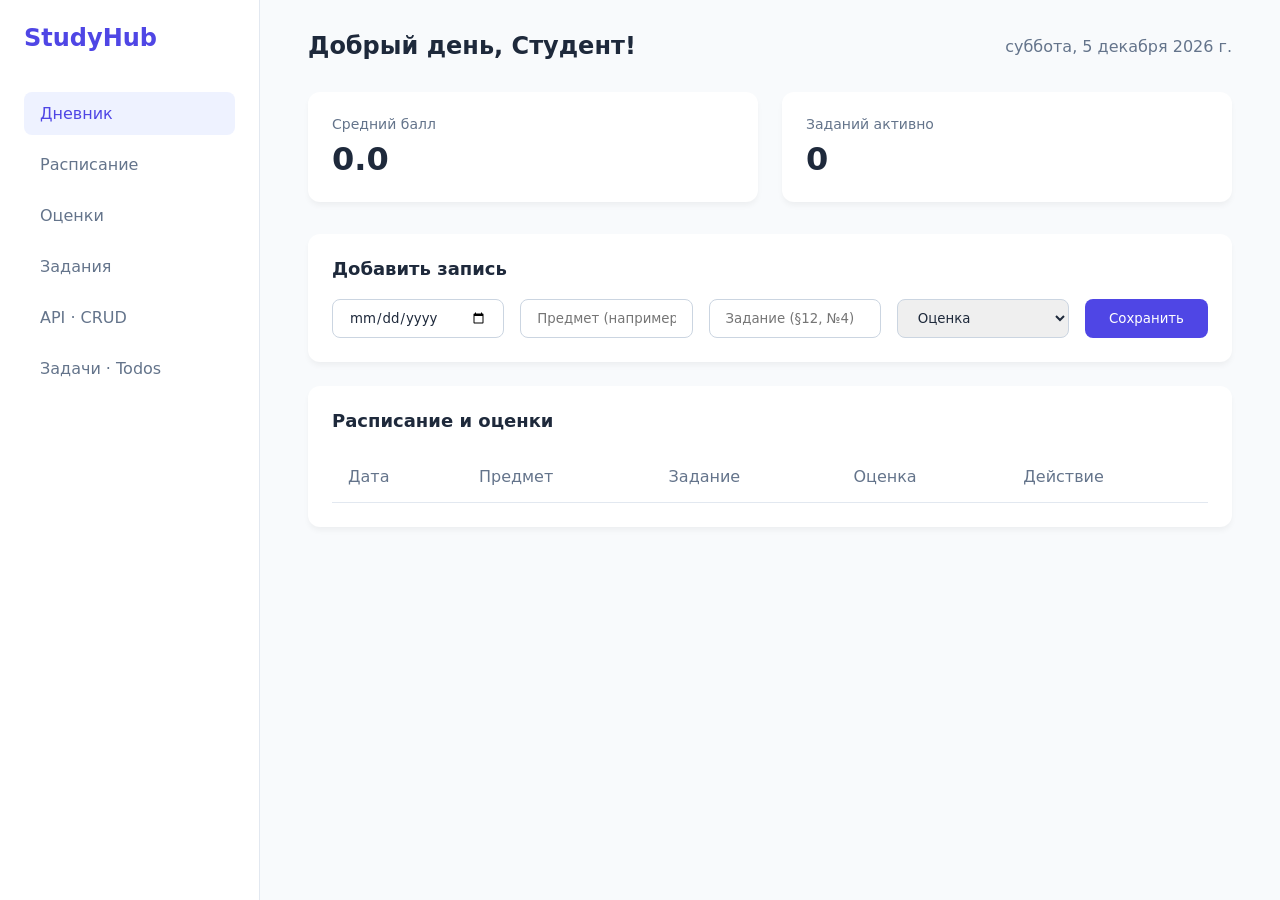
<file: public/index.html>
<!DOCTYPE html>
<html lang="ru">
<head>
  <meta charset="UTF-8">
  <title>StudyHub - Дневник</title>
  <link rel="stylesheet" href="style.css">
</head>
<body>
  <div class="layout">
    <aside class="sidebar">
      <div class="logo">StudyHub</div>
      <nav class="menu">
        <a href="#" class="menu-item active">Дневник</a>
        <a href="#" class="menu-item">Расписание</a>
        <a href="#" class="menu-item">Оценки</a>
        <a href="dom-tasks/index.html" class="menu-item">Задания</a>
        <a href="crud/index.html" class="menu-item">API · CRUD</a>
        <a href="task5/index.html" class="menu-item">Задачи · Todos</a>
      </nav>
    </aside>

    <main class="content">
      <header class="header">
        <h2>Добрый день, Студент!</h2>
        <div class="date" id="currentDate"></div>
      </header>

      <div class="stats-grid">
        <div class="stat-card">
          <div class="stat-title">Средний балл</div>
          <div class="stat-value" id="avgGrade">0.0</div>
        </div>
        <div class="stat-card">
          <div class="stat-title">Заданий активно</div>
          <div class="stat-value" id="taskCount">0</div>
        </div>
      </div>

      <div class="panel">
        <div class="panel-header">Добавить запись</div>
        <form id="diaryForm" class="form-row">
          <input type="date" id="date" required>
          <input type="text" id="subject" placeholder="Предмет (например, Математика)" required>
          <input type="text" id="homework" placeholder="Задание (§12, №4)">
          <select id="grade">
            <option value="">Оценка</option>
            <option value="5">5 (Отлично)</option>
            <option value="4">4 (Хорошо)</option>
            <option value="3">3 (Удовл.)</option>
            <option value="2">2 (Неудовл.)</option>
          </select>
          <button type="submit" class="btn-primary">Сохранить</button>
        </form>
      </div>

      <div class="panel">
        <div class="panel-header">Расписание и оценки</div>
        <table class="diary-table">
          <thead>
            <tr>
              <th>Дата</th>
              <th>Предмет</th>
              <th>Задание</th>
              <th>Оценка</th>
              <th>Действие</th>
            </tr>
          </thead>
          <tbody id="diaryTableBody"></tbody>
        </table>
      </div>
    </main>
  </div>
  <script src="app.js"></script>
</body>
</html>
</file>
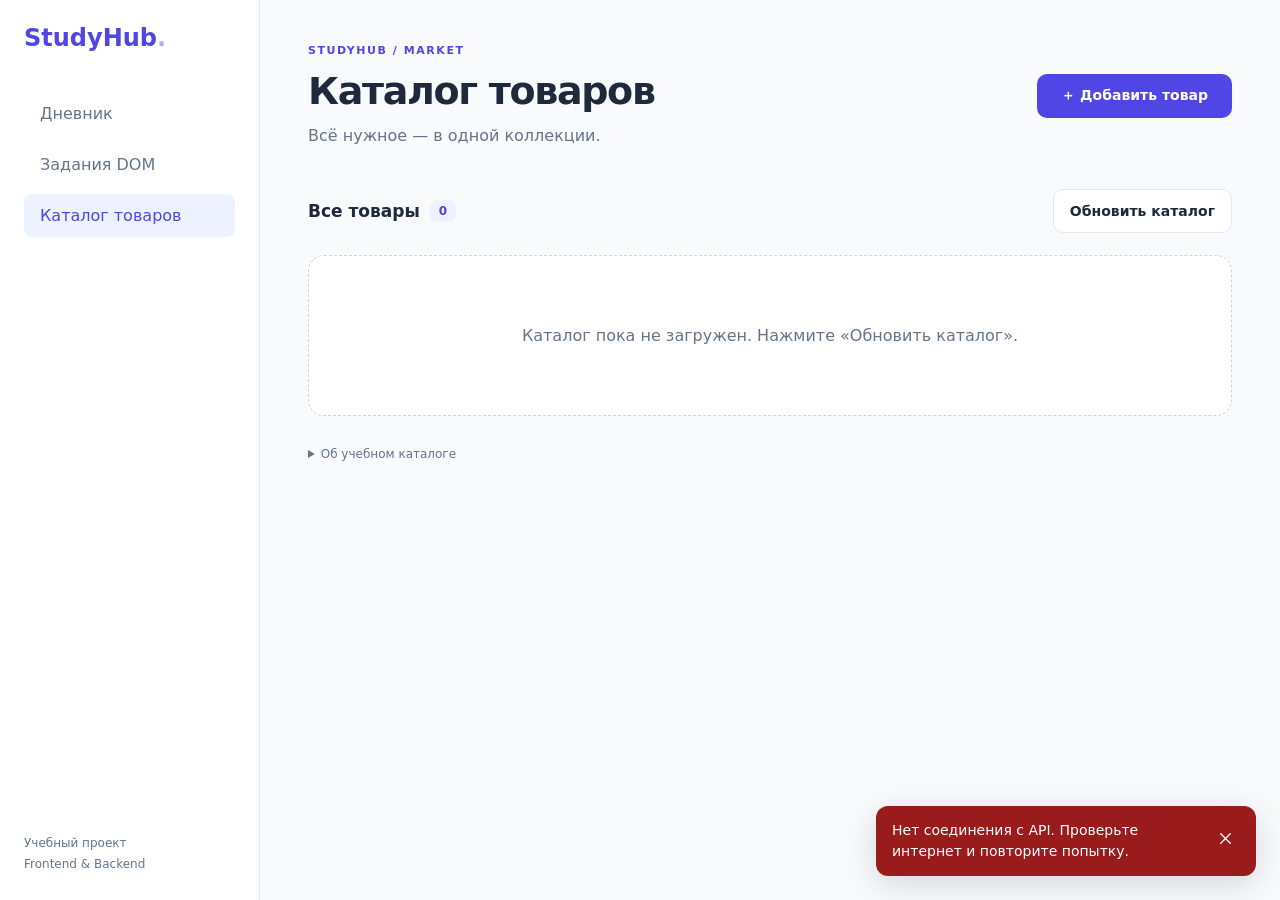
<file: public/crud/index.html>
<!DOCTYPE html>
<html lang="ru">
<head>
  <meta charset="UTF-8">
  <meta name="viewport" content="width=device-width, initial-scale=1">
  <title>StudyHub — Каталог товаров</title>
  <link rel="stylesheet" href="../style.css">
  <link rel="stylesheet" href="style.css">
  <script src="script.js" defer></script>
</head>
<body>
  <div class="layout">
    <aside class="sidebar">
      <div class="logo">StudyHub<span class="logo-dot">.</span></div>
      <nav class="menu" aria-label="Основная навигация">
        <a href="../index.html" class="menu-item">Дневник</a>
        <a href="../dom-tasks/index.html" class="menu-item">Задания DOM</a>
        <a href="index.html" class="menu-item active" aria-current="page">Каталог товаров</a>
      </nav>
      <p class="sidebar-note">Учебный проект<br>Frontend & Backend</p>
    </aside>

    <main class="content">
      <header class="catalog-header">
        <div>
          <p class="eyebrow">STUDYHUB / MARKET</p>
          <h1>Каталог товаров</h1>
          <p class="subtitle">Всё нужное — в одной коллекции.</p>
        </div>
        <button id="add-button" class="btn-primary" type="button">
          <span aria-hidden="true">＋</span> Добавить товар
        </button>
      </header>

      <div class="catalog-toolbar">
        <h2>Все товары <span id="product-count" class="count-badge">0</span></h2>
        <button id="load-button" class="btn-secondary" type="button">Обновить каталог</button>
      </div>

      <div id="products" class="product-grid" aria-label="Каталог товаров" aria-busy="false"></div>

      <details class="api-note">
        <summary>Об учебном каталоге</summary>
        <p>Данные предоставлены DummyJSON. Изменения видны в текущей вкладке и сбрасываются
          после обновления каталога или страницы. Новые товары изменяются и удаляются
          локально, поскольку API не сохраняет их в базе.</p>
      </details>
      <noscript>Для работы каталога включите JavaScript.</noscript>
    </main>
  </div>

  <!-- showModal() открывает окно поверх сайта и блокирует фон. -->
  <dialog id="product-dialog" class="modal product-modal" aria-labelledby="detail-title">
    <button class="icon-button close-button" type="button" data-close aria-label="Закрыть подробности"></button>
    <div class="detail-layout">
      <div id="detail-image" class="detail-image"></div>
      <div class="detail-content">
        <p class="eyebrow">О ТОВАРЕ</p>
        <p id="detail-category" class="detail-category"></p>
        <h2 id="detail-title" tabindex="-1"></h2>
        <p id="detail-rating" class="rating"></p>
        <p id="detail-price" class="detail-price"></p>
        <h3>Описание</h3>
        <p id="detail-description" class="description"></p>
        <h3>Теги</h3>
        <div id="detail-tags" class="tags"></div>
        <div class="detail-actions">
          <button id="detail-edit" class="icon-button" type="button" aria-label="Изменить товар" title="Изменить товар"></button>
          <button id="detail-delete" class="icon-button danger-icon" type="button" aria-label="Удалить товар" title="Удалить товар"></button>
        </div>
      </div>
    </div>
    <div class="toast-region" aria-label="Уведомления"></div>
  </dialog>

  <dialog id="form-dialog" class="modal form-modal" aria-labelledby="form-title">
    <button class="icon-button close-button" type="button" data-close aria-label="Закрыть форму"></button>
    <p class="eyebrow">ВАША КОЛЛЕКЦИЯ</p>
    <h2 id="form-title">Добавить товар</h2>
    <form id="product-form">
      <fieldset id="form-fields" class="form-grid">
        <label class="full-width" for="product-title">Название
          <input id="product-title" type="text" maxlength="100" required>
        </label>
        <label for="product-price">Цена, $
          <input id="product-price" type="number" min="0" max="1000000" step="0.01" required>
        </label>
        <label for="product-category">Категория
          <input id="product-category" type="text" maxlength="80" placeholder="Например, beauty">
        </label>
        <label class="full-width" for="product-description">Описание
          <textarea id="product-description" rows="3" maxlength="2000"></textarea>
        </label>
        <label class="full-width" for="product-tags">Теги через запятую
          <input id="product-tags" type="text" maxlength="300" placeholder="Уход, косметика">
        </label>
        <label class="full-width" for="product-image">Ссылка на фото (необязательно)
          <input id="product-image" type="url" maxlength="2048" placeholder="https://example.com/photo.jpg">
        </label>
        <div class="form-actions full-width">
          <button id="cancel-button" class="btn-secondary" type="button">Отмена</button>
          <button id="save-button" class="btn-primary" type="submit">Добавить товар</button>
        </div>
      </fieldset>
    </form>
    <div class="toast-region" aria-label="Уведомления"></div>
  </dialog>

  <dialog id="delete-dialog" class="modal delete-modal" aria-labelledby="delete-title" aria-describedby="delete-description">
    <div id="delete-symbol" class="delete-symbol" aria-hidden="true"></div>
    <h2 id="delete-title">Удалить товар?</h2>
    <p id="delete-description">«<span id="delete-name"></span>» исчезнет из текущего каталога.</p>
    <div class="form-actions">
      <button id="delete-cancel" class="btn-secondary" type="button" autofocus>Оставить</button>
      <button id="delete-confirm" class="btn-danger" type="button">Удалить товар</button>
    </div>
    <div class="toast-region" aria-label="Уведомления"></div>
  </dialog>

  <div id="notifications" class="toast-region" aria-label="Уведомления"></div>
</body>
</html>
</file>
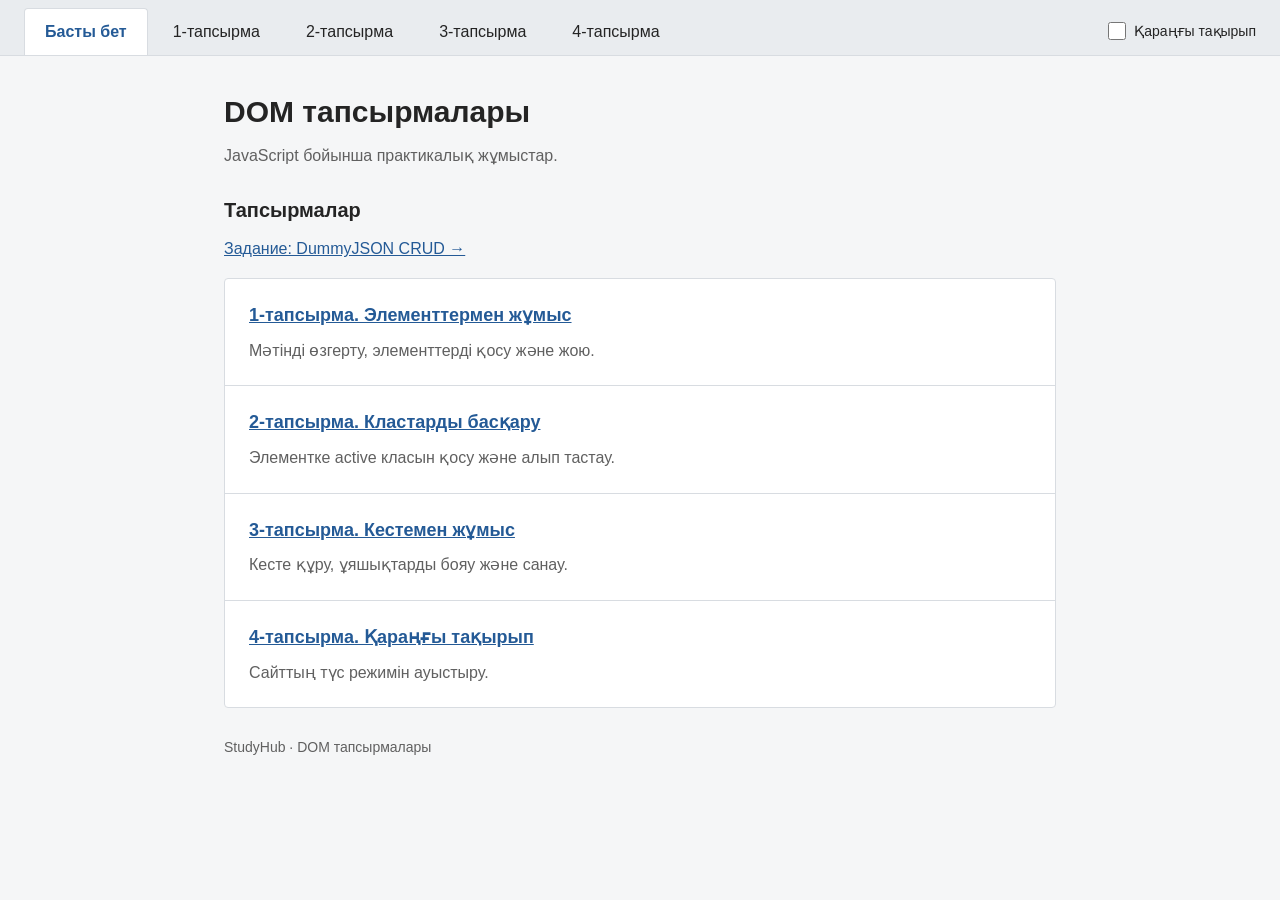
<file: public/dom-tasks/index.html>
<!DOCTYPE html>
<html lang="kk">
  <head>
    <meta charset="UTF-8">
    <meta name="viewport" content="width=device-width, initial-scale=1.0">
    <meta name="color-scheme" content="light">
    <title>StudyHub — DOM тапсырмалары</title>
    <link rel="stylesheet" href="style.css">
    <script src="script.js" defer></script>
  </head>
  <body>
    <nav class="browser-tabs" aria-label="Негізгі навигация">
      <div class="tabs-group" role="tablist" aria-label="Тапсырмалар">
        <button class="browser-tab" id="tab-home" type="button" role="tab" data-page="page-home" aria-controls="page-home" aria-selected="true">Басты бет</button>
        <button class="browser-tab" id="tab-one" type="button" role="tab" data-page="page-one" aria-controls="page-one" aria-selected="false" tabindex="-1">1-тапсырма</button>
        <button class="browser-tab" id="tab-two" type="button" role="tab" data-page="page-two" aria-controls="page-two" aria-selected="false" tabindex="-1">2-тапсырма</button>
        <button class="browser-tab" id="tab-three" type="button" role="tab" data-page="page-three" aria-controls="page-three" aria-selected="false" tabindex="-1">3-тапсырма</button>
        <button class="browser-tab" id="tab-four" type="button" role="tab" data-page="page-four" aria-controls="page-four" aria-selected="false" tabindex="-1">4-тапсырма</button>
      </div>
      <label class="theme-toggle">
        <input type="checkbox" data-theme-toggle>
        Қараңғы тақырып
      </label>
    </nav>

    <main>
      <div id="page-home" role="tabpanel" aria-labelledby="tab-home" tabindex="0">
        <header class="page-heading">
          <h1>DOM тапсырмалары</h1>
          <p>JavaScript бойынша практикалық жұмыстар.</p>
        </header>

        <section aria-labelledby="choose-task">
          <h2 id="choose-task">Тапсырмалар</h2>
          <p><a href="../crud/index.html">Задание: DummyJSON CRUD →</a></p>
          <ul class="task-list">
            <li>
              <button class="text-link" type="button" data-page="page-one">1-тапсырма. Элементтермен жұмыс</button>
              <p>Мәтінді өзгерту, элементтерді қосу және жою.</p>
            </li>
            <li>
              <button class="text-link" type="button" data-page="page-two">2-тапсырма. Кластарды басқару</button>
              <p>Элементке active класын қосу және алып тастау.</p>
            </li>
            <li>
              <button class="text-link" type="button" data-page="page-three">3-тапсырма. Кестемен жұмыс</button>
              <p>Кесте құру, ұяшықтарды бояу және санау.</p>
            </li>
            <li>
              <button class="text-link" type="button" data-page="page-four">4-тапсырма. Қараңғы тақырып</button>
              <p>Сайттың түс режимін ауыстыру.</p>
            </li>
          </ul>
        </section>
      </div>

      <div id="page-one" role="tabpanel" aria-labelledby="tab-one" tabindex="0" hidden>
        <header class="page-heading">
          <h1>1-тапсырма. Элементтермен жұмыс</h1>
        </header>

        <div class="exercise-list">
          <section class="exercise" aria-labelledby="greeting-title">
            <h2 id="greeting-title">1. Мәтінді өзгерту</h2>
            <p id="greeting-hint" class="hint">Мәтінді басыңыз. Қайта басқанда бастапқы мәтін қайтады.</p>
            <p id="greeting" class="interactive-text result" role="button" tabindex="0" aria-pressed="false" aria-describedby="greeting-hint">Бастапқы мәтін</p>
          </section>

          <section class="exercise" aria-labelledby="create-title">
            <h2 id="create-title">2. Элемент қосу</h2>
            <p id="create-hint" class="hint">Жаңа элемент беттің соңына қосылады.</p>
            <button id="create-element" type="button" aria-describedby="create-hint">Элемент қосу</button>
            <p id="creation-status" class="status" role="status"></p>
          </section>

          <section class="exercise" aria-labelledby="remove-title">
            <h2 id="remove-title">3. Элементті жою</h2>
            <p id="remove-hint" class="hint">Жою үшін төмендегі мәтінді басыңыз.</p>
            <div class="old-element interactive-text" role="button" tabindex="0" aria-describedby="remove-hint">Бұл ескі элемент жойылады.</div>
            <p id="removal-status" class="status" role="status" tabindex="-1"></p>
          </section>

          <section class="exercise" aria-labelledby="paragraph-title">
            <h2 id="paragraph-title">4. Абзацтың стилін өзгерту</h2>
            <p id="paragraph-container-hint" class="hint">Абзацты қосып, оны басыңыз. Мәтіннің түсі мен өлшемі өзгереді. Қайта басқанда қалпына келеді.</p>
            <button id="create-paragraph" type="button" aria-controls="paragraph-container">Абзац қосу</button>
            <div id="paragraph-container"></div>
          </section>
        </div>

        <p class="keyboard-hint">Пернетақта: Tab — таңдау, Enter немесе бос орын — басу.</p>
        <p class="page-links"><button class="text-link" type="button" data-page="page-two">2-тапсырмаға өту →</button></p>
      </div>

      <div id="page-two" role="tabpanel" aria-labelledby="tab-two" tabindex="0" hidden>
        <header class="page-heading">
          <h1>2-тапсырма. Кластарды басқару</h1>
        </header>

        <section class="exercise class-exercise" aria-labelledby="class-title">
          <h2 id="class-title">Класты қосу және алып тастау</h2>
          <p id="class-hint" class="hint">Элементті басқанда active класы қосылады. Қайта басқанда жойылады.</p>
          <div id="class-target" class="demo-box bordered" role="button" tabindex="0" aria-pressed="false" aria-describedby="class-hint">Класы өзгеретін элемент</div>
          <div class="class-output">
            <p id="class-list" role="status">Элемент кластары: demo-box, bordered</p>
          </div>
          <p class="hint">Кластар тізімі браузер консоліне де шығарылады (F12 → Console).</p>
        </section>

        <p class="keyboard-hint">Пернетақта: Tab — таңдау, Enter немесе бос орын — басу.</p>
        <p class="page-links"><button class="text-link" type="button" data-page="page-one">← 1-тапсырмаға өту</button></p>
      </div>

      <div id="page-three" role="tabpanel" aria-labelledby="tab-three" tabindex="0" hidden>
        <header class="page-heading">
          <h1>3-тапсырма. Кестемен жұмыс</h1>
        </header>

        <section class="exercise standalone-exercise" aria-labelledby="table-title">
          <h2 id="table-title">Кесте құру</h2>
          <p id="table-size-hint" class="hint">Жолдар мен бағандар санын енгізіңіз (1–50). Қайта құрғанда ұяшықтардың түсі тазартылады.</p>
          <form id="table-form" class="table-form" novalidate>
            <label for="table-rows">Жолдар саны
              <input id="table-rows" name="rows" type="number" min="1" max="50" step="1" value="3" required aria-describedby="table-size-hint table-error">
            </label>
            <label for="table-columns">Бағандар саны
              <input id="table-columns" name="columns" type="number" min="1" max="50" step="1" value="4" required aria-describedby="table-size-hint table-error">
            </label>
            <button type="submit">Кесте құру</button>
          </form>
          <p id="table-error" class="form-error" role="alert"></p>
          <p id="table-status" class="status" role="status"></p>

          <div id="table-tools" hidden>
            <div class="table-colors">
              <label for="paint-color">Бояу түсі
                <select id="paint-color">
                  <option value="red">Қызыл</option>
                  <option value="blue">Көк</option>
                  <option value="green">Жасыл</option>
                  <option value="yellow">Сары</option>
                  <option value="none">Түссіз</option>
                </select>
              </label>
            </div>
            <p id="table-click-hint" class="hint">Түсті таңдап, ұяшықты басыңыз. Сол түспен қайта басқанда бояу өшеді. Ұяшықтағы сандар — жол мен баған нөмірі.</p>
            <p id="color-count" role="status" aria-atomic="true">
              <span id="painted-total"></span><br>
              <span id="color-count-details" class="hint"></span>
            </p>
            <div id="table-container" class="table-scroll" role="region" aria-label="Жасалған кесте" tabindex="0"></div>
          </div>
        </section>
        <p class="page-links"><button class="text-link" type="button" data-page="page-four">4-тапсырмаға өту →</button></p>
      </div>

      <div id="page-four" role="tabpanel" aria-labelledby="tab-four" tabindex="0" hidden>
        <header class="page-heading">
          <h1>4-тапсырма. Қараңғы тақырып</h1>
        </header>

        <section class="exercise standalone-exercise" aria-labelledby="theme-title">
          <h2 id="theme-title">Түс режимін ауыстыру</h2>
          <p class="hint">Ауыстырғышты басыңыз: тақырып бүкіл сайтта өзгереді. Қайта басқанда ашық тақырып қосылады.</p>
          <label class="theme-toggle">
            <input type="checkbox" data-theme-toggle>
            Қараңғы тақырып
          </label>
          <p id="theme-status" class="status" role="status">Қазір ашық тақырып қосулы.</p>
          <p class="theme-note hint">Тақырыпты жоғарғы мәзірден де ауыстыруға болады. Таңдау осы браузерде сақталады.</p>
        </section>
        <p class="page-links"><button class="text-link" type="button" data-page="page-three">← 3-тапсырмаға өту</button></p>
      </div>

      <noscript>Тапсырмаларды ашу үшін браузерде JavaScript қосыңыз.</noscript>
    </main>
    <footer class="site-footer">StudyHub · DOM тапсырмалары</footer>
  </body>
</html>
</file>
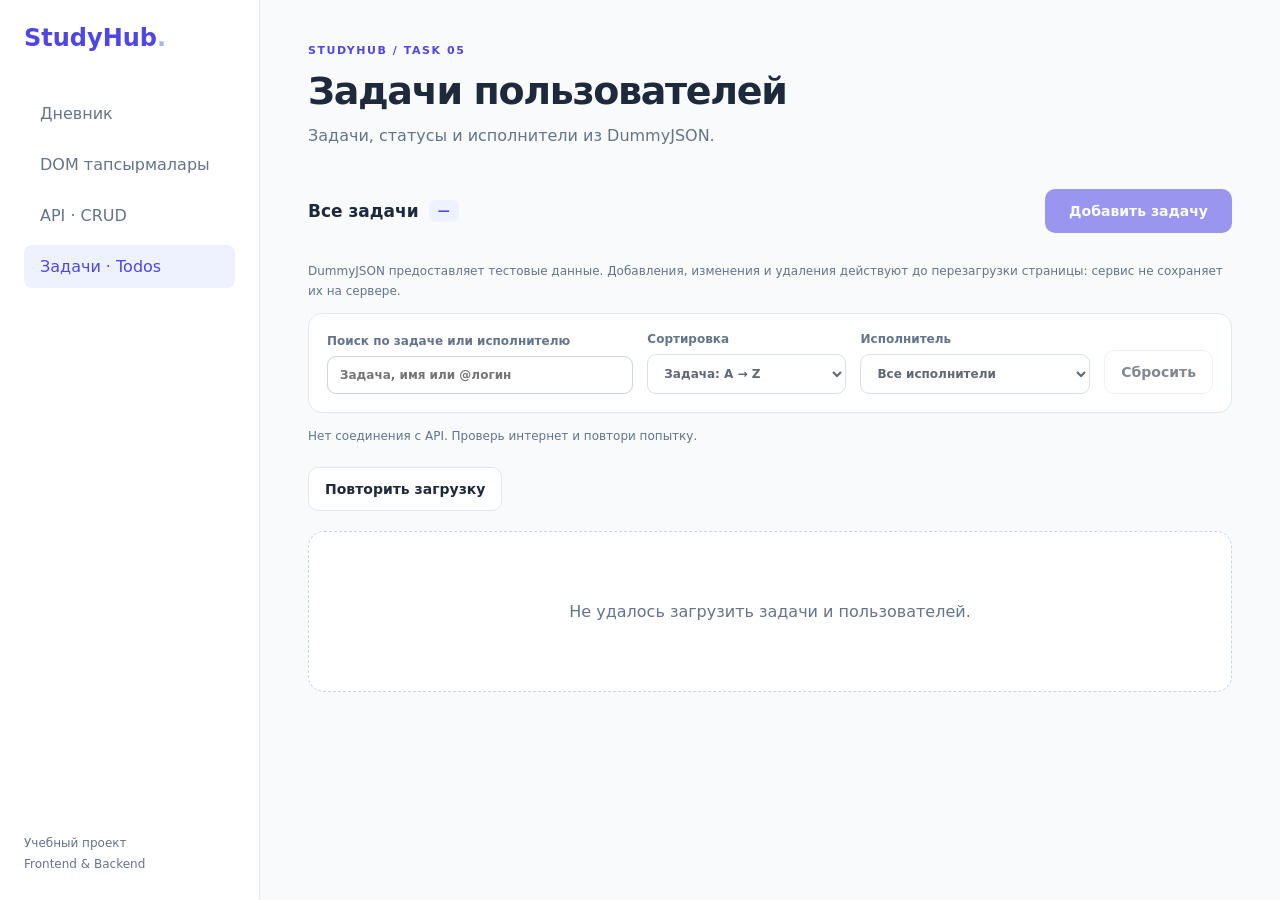
<file: public/task5/index.html>
<!DOCTYPE html>
<html lang="ru">
<head>
  <meta charset="UTF-8">
  <meta name="viewport" content="width=device-width, initial-scale=1">

  <title>StudyHub — Задачи пользователей</title>

  <!-- Существующие стили вашего сайта -->
  <link rel="stylesheet" href="../style.css">
  <link rel="stylesheet" href="../crud/style.css">

  <!-- Стили Дидара -->
  <link rel="stylesheet" href="style.css">

  <!-- Сначала данные Тамерлана, затем интерфейс Бекулана -->
  <script src="data.js" defer></script>
  <script src="app.js" defer></script>
</head>

<body>
  <div class="layout">
    <aside class="sidebar">
      <div class="logo">
        StudyHub<span class="logo-dot">.</span>
      </div>

      <nav class="menu" aria-label="Основная навигация">
        <a href="../index.html" class="menu-item">
          Дневник
        </a>

        <a href="../dom-tasks/index.html" class="menu-item">
          DOM тапсырмалары
        </a>

        <a href="../crud/index.html" class="menu-item">
          API · CRUD
        </a>

        <a
          href="index.html"
          class="menu-item active"
          aria-current="page"
        >
          Задачи · Todos
        </a>
      </nav>

      <p class="sidebar-note">
        Учебный проект<br>
        Frontend &amp; Backend
      </p>
    </aside>

    <main class="content">
      <header class="catalog-header">
        <div>
          <p class="eyebrow">STUDYHUB / TASK 05</p>

          <h1>Задачи пользователей</h1>

          <p class="subtitle">
            Задачи, статусы и исполнители из DummyJSON.
          </p>
        </div>
      </header>

      <div class="catalog-toolbar">
        <h2>
          Все задачи
          <span id="task-count" class="count-badge">0</span>
        </h2>
        <button id="add-task" class="btn-primary" type="button" aria-haspopup="dialog" disabled>
          Добавить задачу
        </button>
      </div>

      <p class="api-note">
        DummyJSON предоставляет тестовые данные. Добавления, изменения и удаления действуют
        до перезагрузки страницы: сервис не сохраняет их на сервере.
      </p>

      <div class="task-filters">
        <label>
          Поиск по задаче или исполнителю
          <input
            id="task-search"
            type="search"
            placeholder="Задача, имя или @логин"
          >
        </label>

        <label>
          Сортировка
          <select id="task-order">
            <option value="asc">Задача: A → Z</option>
            <option value="desc">Задача: Z → A</option>
            <option value="user-asc">Пользователь: A → Z</option>
            <option value="user-desc">Пользователь: Z → A</option>
          </select>
        </label>

        <label>
          Исполнитель
          <select id="task-user-filter">
            <option value="">Все исполнители</option>
          </select>
        </label>

        <button
          id="reset-filters"
          class="btn-secondary"
          type="button"
        >
          Сбросить
        </button>
      </div>

      <p
        id="task-message"
        class="task-message"
        role="status"
      ></p>

      <button
        id="retry-data"
        class="btn-secondary"
        type="button"
        hidden
      >
        Повторить загрузку
      </button>

      <div
        id="task-list"
        class="product-grid task-grid"
        aria-label="Список задач"
      ></div>

      <dialog
        id="task-profile"
        class="modal task-profile"
        aria-labelledby="profile-title"
      >
        <header class="profile-header">
          <h2 id="profile-title">Карточка пользователя</h2>

          <button
            id="close-profile"
            class="icon-button"
            type="button"
            aria-label="Закрыть профиль"
            data-close
            autofocus
          ></button>
        </header>

        <div
          id="profile-content"
          class="profile-columns"
        ></div>
        <div class="toast-region" aria-label="Уведомления профиля"></div>
      </dialog>

      <noscript>
        Для работы страницы включите JavaScript.
      </noscript>
    </main>
  </div>

  <!-- Окно добавления и редактирования -->
  <dialog
    id="edit-dialog"
    class="modal form-modal"
    aria-labelledby="edit-title"
  >
    <button
      class="icon-button close-button"
      type="button"
      data-close
      aria-label="Закрыть форму задачи"
    ></button>

    <p class="eyebrow">ЗАДАЧА ПОЛЬЗОВАТЕЛЯ</p>
    <h2 id="edit-title">Изменить задачу</h2>

    <form id="edit-form">
      <div class="form-grid">
        <label class="full-width">
          Текст задачи
          <input
            id="edit-name"
            type="text"
            maxlength="200"
            required
            autofocus
          >
        </label>

        <label class="full-width">
          Исполнитель
          <select id="edit-user" required></select>
        </label>

        <label class="task-check full-width">
          <input id="edit-completed" type="checkbox">
          Уже выполнено
        </label>
      </div>

      <p
        id="edit-error"
        class="task-form-error"
        role="alert"
      ></p>

      <div class="form-actions task-form-actions">
        <button
          class="btn-secondary"
          type="button"
          data-close
        >
          Отмена
        </button>

        <button id="save-task" class="btn-primary" type="submit">
          Сохранить изменения
        </button>
      </div>
    </form>
  </dialog>

  <!-- Подтверждение удаления -->
  <dialog
    id="delete-dialog"
    class="modal delete-modal"
    aria-labelledby="delete-title"
    aria-describedby="delete-description"
  >
    <div
      id="delete-symbol"
      class="delete-symbol"
      aria-hidden="true"
    ></div>

    <h2 id="delete-title">Удалить задачу?</h2>

    <p id="delete-description">
      «<span id="delete-name"></span>»
      исчезнет из списка и карточки пользователя.
    </p>

    <p id="delete-error" class="task-form-error" role="alert"></p>

    <div class="form-actions">
      <button
        class="btn-secondary"
        type="button"
        data-close
        autofocus
      >
        Оставить
      </button>

      <button
        id="confirm-delete"
        class="btn-danger"
        type="button"
      >
        Удалить
      </button>
    </div>
  </dialog>

  <!-- Уведомления снизу страницы -->
  <div
    id="notifications"
    class="toast-region"
    aria-label="Уведомления"
  ></div>
</body>
</html>
</file>
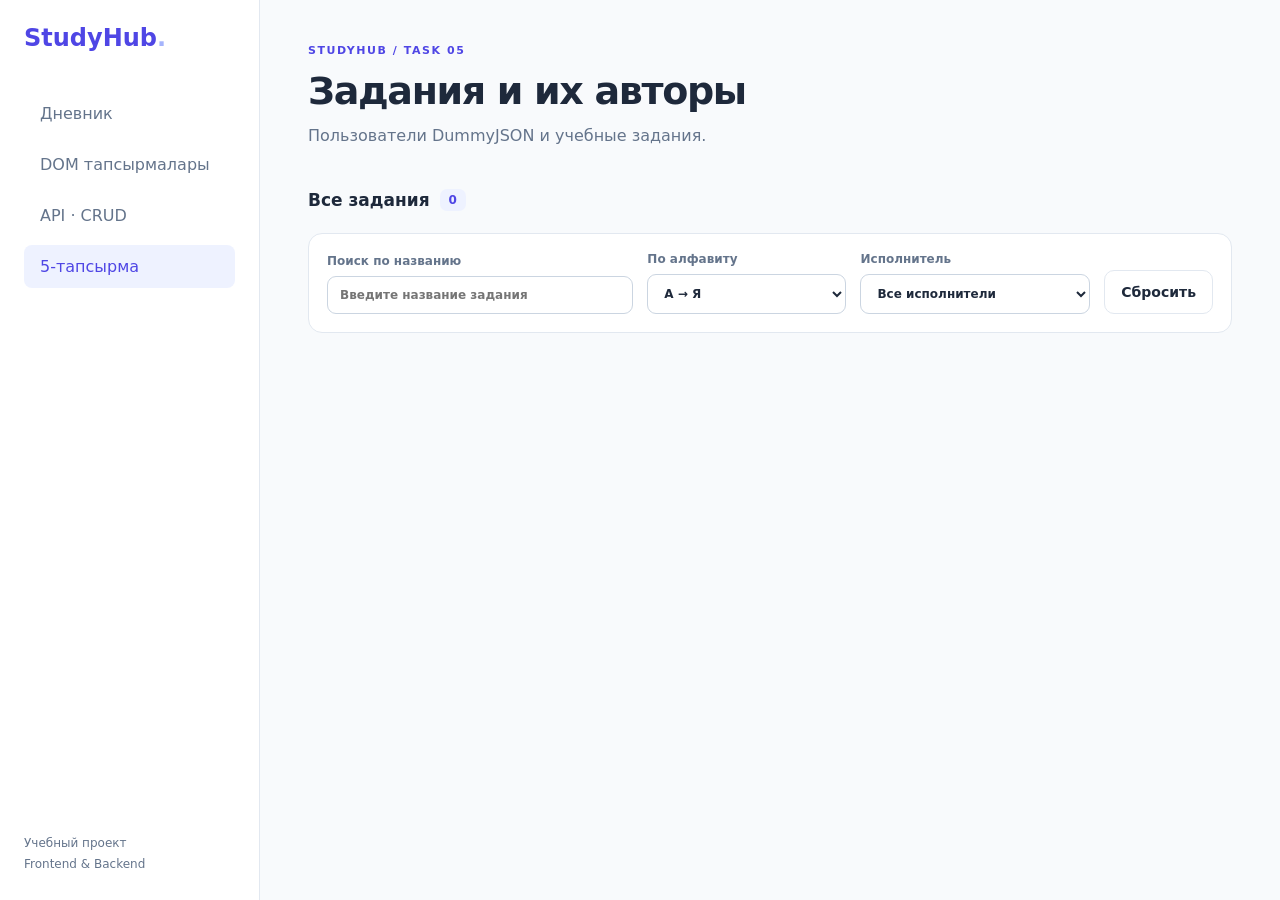
<file: public/task5/indexx.html>
<!DOCTYPE html>
<html lang="ru">
<head>
  <meta charset="UTF-8">
  <meta name="viewport" content="width=device-width, initial-scale=1">

  <title>StudyHub — 5-тапсырма</title>

  <!-- Существующие стили вашего сайта -->
  <link rel="stylesheet" href="../style.css">
  <link rel="stylesheet" href="../crud/style.css">

  <!-- Стили Дидара -->
  <link rel="stylesheet" href="style.css">

  <!-- Сначала данные Тамерлана, затем интерфейс Бекулана -->
  <script src="data.js" defer></script>
  <script src="app.js" defer></script>
</head>

<body>
  <div class="layout">
    <aside class="sidebar">
      <div class="logo">
        StudyHub<span class="logo-dot">.</span>
      </div>

      <nav class="menu" aria-label="Основная навигация">
        <a href="../index.html" class="menu-item">
          Дневник
        </a>

        <a href="../dom-tasks/index.html" class="menu-item">
          DOM тапсырмалары
        </a>

        <a href="../crud/index.html" class="menu-item">
          API · CRUD
        </a>

        <a
          href="index.html"
          class="menu-item active"
          aria-current="page"
        >
          5-тапсырма
        </a>
      </nav>

      <p class="sidebar-note">
        Учебный проект<br>
        Frontend &amp; Backend
      </p>
    </aside>

    <main class="content">
      <header class="catalog-header">
        <div>
          <p class="eyebrow">STUDYHUB / TASK 05</p>

          <h1>Задания и их авторы</h1>

          <p class="subtitle">
            Пользователи DummyJSON и учебные задания.
          </p>
        </div>
      </header>

      <div class="catalog-toolbar">
        <h2>
          Все задания
          <span id="task-count" class="count-badge">0</span>
        </h2>
      </div>

      <div class="task-filters">
        <label>
          Поиск по названию
          <input
            id="task-search"
            type="search"
            placeholder="Введите название задания"
          >
        </label>

        <label>
          По алфавиту
          <select id="task-order">
            <option value="asc">А → Я</option>
            <option value="desc">Я → А</option>
          </select>
        </label>

        <label>
          Исполнитель
          <select id="task-user-filter">
            <option value="">Все исполнители</option>
          </select>
        </label>

        <button
          id="reset-filters"
          class="btn-secondary"
          type="button"
        >
          Сбросить
        </button>
      </div>

      <p
        id="task-message"
        class="task-message"
        role="status"
      ></p>

      <button
        id="retry-users"
        class="btn-secondary"
        type="button"
        hidden
      >
        Повторить загрузку
      </button>

      <div
        id="task-list"
        class="product-grid task-grid"
        aria-label="Список заданий"
      ></div>

      <section
        id="task-profile"
        class="task-profile"
        aria-labelledby="profile-title"
        hidden
      >
        <header class="profile-header">
          <h2 id="profile-title">Карточка пользователя</h2>

          <button
            id="close-profile"
            class="icon-button"
            type="button"
            aria-label="Закрыть профиль"
          ></button>
        </header>

        <div
          id="profile-content"
          class="profile-columns"
        ></div>
      </section>

      <noscript>
        Для работы страницы включите JavaScript.
      </noscript>
    </main>
  </div>

  <!-- Окно редактирования -->
  <dialog
    id="edit-dialog"
    class="modal form-modal"
    aria-labelledby="edit-title"
  >
    <button
      class="icon-button close-button"
      type="button"
      data-close
      aria-label="Закрыть редактирование"
    ></button>

    <p class="eyebrow">ЗАДАНИЕ STUDYHUB</p>
    <h2 id="edit-title">Изменить задание</h2>

    <form id="edit-form">
      <div class="form-grid">
        <label class="full-width">
          Название задания
          <input
            id="edit-name"
            type="text"
            maxlength="200"
            required
            autofocus
          >
        </label>

        <label class="full-width">
          Исполнитель
          <select id="edit-user" required></select>
        </label>

        <label class="task-check full-width">
          <input id="edit-completed" type="checkbox">
          Уже выполнено
        </label>
      </div>

      <p
        id="edit-error"
        class="task-form-error"
        role="alert"
      ></p>

      <div class="form-actions task-form-actions">
        <button
          class="btn-secondary"
          type="button"
          data-close
        >
          Отмена
        </button>

        <button class="btn-primary" type="submit">
          Сохранить изменения
        </button>
      </div>
    </form>
  </dialog>

  <!-- Подтверждение удаления -->
  <dialog
    id="delete-dialog"
    class="modal delete-modal"
    aria-labelledby="delete-title"
    aria-describedby="delete-description"
  >
    <div
      id="delete-symbol"
      class="delete-symbol"
      aria-hidden="true"
    ></div>

    <h2 id="delete-title">Удалить задание?</h2>

    <p id="delete-description">
      «<span id="delete-name"></span>»
      исчезнет из списка и карточки пользователя.
    </p>

    <div class="form-actions">
      <button
        class="btn-secondary"
        type="button"
        data-close
        autofocus
      >
        Оставить
      </button>

      <button
        id="confirm-delete"
        class="btn-danger"
        type="button"
      >
        Удалить
      </button>
    </div>
  </dialog>

  <!-- Уведомления снизу страницы -->
  <div
    id="notifications"
    class="toast-region"
    aria-label="Уведомления"
  ></div>
</body>
</html>
</file>
<file: public/style.css>
:root {
  --bg-main: #F8FAFC;
  --bg-card: #FFFFFF;
  --primary: #4F46E5;
  --primary-hover: #6366F1;
  --primary-light: #EEF2FF;
  --text-main: #1E293B;
  --text-secondary: #64748B;
  --success: #22C55E;
  --warning: #F59E0B;
  --error: #EF4444;
}

* {
  box-sizing: border-box;
  margin: 0;
  padding: 0;
  font-family: system-ui, -apple-system, sans-serif;
}

body {
  background-color: var(--bg-main);
  color: var(--text-main);
  display: flex;
  height: 100vh;
}

.layout {
  display: flex;
  width: 100%;
}

.sidebar {
  width: 260px;
  background-color: var(--bg-card);
  border-right: 1px solid #E2E8F0;
  padding: 24px;
  display: flex;
  flex-direction: column;
}

.logo {
  font-size: 24px;
  font-weight: 700;
  color: var(--primary);
  margin-bottom: 40px;
}

.menu {
  display: flex;
  flex-direction: column;
  gap: 8px;
}

.menu-item {
  text-decoration: none;
  color: var(--text-secondary);
  padding: 12px 16px;
  border-radius: 8px;
  font-weight: 500;
  transition: all 0.2s;
}

.menu-item:hover, .menu-item.active {
  background-color: var(--primary-light);
  color: var(--primary);
}

.content {
  flex: 1;
  padding: 32px 48px;
  overflow-y: auto;
}

.header {
  display: flex;
  justify-content: space-between;
  align-items: center;
  margin-bottom: 32px;
}

.date {
  color: var(--text-secondary);
  font-weight: 500;
}

.stats-grid {
  display: grid;
  grid-template-columns: repeat(auto-fit, minmax(200px, 1fr));
  gap: 24px;
  margin-bottom: 32px;
}

.stat-card {
  background-color: var(--bg-card);
  padding: 24px;
  border-radius: 12px;
  box-shadow: 0 4px 6px -1px rgba(0, 0, 0, 0.05);
}

.stat-title {
  color: var(--text-secondary);
  font-size: 14px;
  margin-bottom: 8px;
}

.stat-value {
  font-size: 32px;
  font-weight: 700;
  color: var(--text-main);
}

.panel {
  background-color: var(--bg-card);
  border-radius: 12px;
  padding: 24px;
  margin-bottom: 24px;
  box-shadow: 0 4px 6px -1px rgba(0, 0, 0, 0.05);
}

.panel-header {
  font-size: 18px;
  font-weight: 600;
  margin-bottom: 20px;
}

.form-row {
  display: flex;
  gap: 16px;
  flex-wrap: wrap;
}

input, select {
  padding: 10px 16px;
  border: 1px solid #CBD5E1;
  border-radius: 8px;
  outline: none;
  color: var(--text-main);
  flex: 1;
  min-width: 150px;
}

input:focus, select:focus {
  border-color: var(--primary);
}

.btn-primary {
  background-color: var(--primary);
  color: white;
  border: none;
  padding: 10px 24px;
  border-radius: 8px;
  font-weight: 500;
  cursor: pointer;
  transition: 0.2s;
}

.btn-primary:hover {
  background-color: var(--primary-hover);
}

.diary-table {
  width: 100%;
  border-collapse: collapse;
}

.diary-table th {
  text-align: left;
  color: var(--text-secondary);
  font-weight: 500;
  padding: 16px;
  border-bottom: 1px solid #E2E8F0;
}

.diary-table td {
  padding: 16px;
  border-bottom: 1px solid #F1F5F9;
}

.badge {
  padding: 4px 12px;
  border-radius: 20px;
  font-weight: 600;
  font-size: 14px;
  display: inline-block;
}

.badge-5 { background: #DCFCE7; color: var(--success); }
.badge-4 { background: #EEF2FF; color: var(--primary); }
.badge-3 { background: #FEF3C7; color: var(--warning); }
.badge-2 { background: #FEE2E2; color: var(--error); }
.badge-empty { background: #F1F5F9; color: var(--text-secondary); }

.btn-delete {
  color: var(--error);
  background: none;
  border: none;
  cursor: pointer;
  font-weight: 500;

  
}
.btn-delete:hover {
  text-decoration: underline;
}
</file>
<file: public/crud/style.css>
body { height: auto; min-height: 100vh; }
body.modal-open { overflow: hidden; }
.sidebar { flex-shrink: 0; min-height: 100vh; }
.logo-dot { color: #a5b4fc; }
.sidebar-note { margin-top: auto; padding-top: 48px; color: var(--text-secondary); font-size: 12px; line-height: 1.8; }
.content { min-width: 0; overflow: visible; max-width: 1600px; }
.catalog-header { display: flex; justify-content: space-between; align-items: center; gap: 24px; margin: 12px 0 40px; }
.eyebrow { color: var(--primary); font-size: 11px; font-weight: 700; letter-spacing: .14em; margin-bottom: 12px; }
h1 { font-size: clamp(28px, 3vw, 38px); letter-spacing: -.035em; }
h2 { font-size: 20px; }
.subtitle { color: var(--text-secondary); margin-top: 10px; line-height: 1.6; }
button { font: inherit; }
.btn-primary, .btn-secondary, .btn-danger { min-height: 44px; border-radius: 10px; font-size: 14px; font-weight: 600; }
.btn-secondary { padding: 10px 16px; border: 1px solid #e2e8f0; background: white; color: var(--text-main); cursor: pointer; }
.btn-secondary:hover { background: #f1f5f9; }
.btn-danger { padding: 10px 20px; border: 0; background: #dc2626; color: white; cursor: pointer; }
.btn-danger:hover { background: #b91c1c; }
button:disabled { opacity: .55; cursor: wait; }
button:focus-visible, input:focus-visible, textarea:focus-visible, a:focus-visible, summary:focus-visible { outline: 3px solid #818cf8; outline-offset: 3px; }
.catalog-toolbar { display: flex; justify-content: space-between; gap: 16px; align-items: center; margin-bottom: 22px; }
.catalog-toolbar h2 { display: flex; gap: 10px; align-items: center; font-size: 17px; }
.count-badge { background: var(--primary-light); color: var(--primary); border-radius: 7px; padding: 4px 9px; font-size: 12px; }
.product-grid { display: grid; grid-template-columns: repeat(auto-fill, minmax(225px, 1fr)); gap: 22px; }
.product-card { min-width: 0; border: 1px solid #e6eaf0; border-radius: 16px; background: white; overflow: hidden; transition: box-shadow .2s, border-color .2s; cursor: pointer; }
.product-card:hover { box-shadow: 0 10px 28px #1e293b0d; border-color: #c7d2fe; }
.card-open { border: 0; background: transparent; text-align: left; width: 100%; color: inherit; display: block; cursor: pointer; }
.card-open:focus-visible { outline-offset: -4px; border-radius: 16px; }
.card-image { margin: 10px; border-radius: 10px; background: #f5f6fa; aspect-ratio: 1.2; display: flex; align-items: center; justify-content: center; overflow: hidden; }
.card-image img { width: 88%; height: 88%; object-fit: contain; transition: transform .2s; }
.card-open:hover img { transform: scale(1.04); }
.card-info { display: block; padding: 6px 18px 0; }
.card-category { display: block; text-transform: uppercase; font-size: 10px; letter-spacing: .08em; color: var(--text-secondary); overflow-wrap: anywhere; }
.card-title { display: -webkit-box; -webkit-line-clamp: 2; -webkit-box-orient: vertical; overflow: hidden; min-height: 44px; font-size: 15px; font-weight: 650; line-height: 1.45; margin: 8px 0; overflow-wrap: anywhere; }
.rating { color: #a16207; font-size: 13px; line-height: 1.5; }
.card-footer { display: flex; align-items: center; justify-content: space-between; gap: 8px; padding: 16px 18px 18px; }
.card-price { font-size: 19px; font-weight: 700; letter-spacing: -.025em; }
.card-actions, .detail-actions { display: flex; gap: 6px; flex-shrink: 0; }
.icon-button { width: 40px; height: 40px; border-radius: 10px; border: 1px solid #e2e8f0; background: white; color: var(--text-secondary); display: inline-flex; align-items: center; justify-content: center; cursor: pointer; flex-shrink: 0; }
.icon-button svg, .delete-symbol svg { width: 19px; height: 19px; }
.icon-button:hover { color: var(--primary); background: var(--primary-light); border-color: #c7d2fe; }
.danger-icon:hover { color: #b91c1c; background: #fef2f2; border-color: #fecaca; }
.image-placeholder { display: grid; justify-items: center; gap: 12px; padding: 24px; color: #94a3b8; font-size: 12px; }
.image-placeholder svg { width: 42px; height: 42px; }
.empty-state { grid-column: 1 / -1; padding: 70px 24px; text-align: center; color: var(--text-secondary); background: white; border: 1px dashed #cbd5e1; border-radius: 16px; }
.api-note { color: var(--text-secondary); margin: 28px 0 12px; font-size: 12px; line-height: 1.7; }
.api-note summary { cursor: pointer; width: fit-content; }
.api-note p { margin-top: 10px; max-width: 720px; }

/* Нативный dialog находится над сайтом; фон недоступен для кликов и Tab. */
.modal { position: fixed; margin: auto; border: 0; border-radius: 22px; width: calc(100% - 32px); max-height: calc(100dvh - 32px); overflow-y: auto; color: var(--text-main); padding: 32px; box-shadow: 0 32px 100px #0f172a40; }
.modal::backdrop { background: #0f172a99; backdrop-filter: blur(5px); }
.close-button { position: absolute; right: 16px; top: 16px; z-index: 1; }
.product-modal { max-width: 940px; padding: 0; }
.detail-layout { display: grid; grid-template-columns: 1fr 1fr; }
.detail-image { background: #f3f4f8; min-height: 420px; padding: 32px; display: flex; align-items: center; justify-content: center; }
.detail-image img { width: 100%; max-height: 430px; object-fit: contain; }
.detail-content { min-width: 0; padding: 44px 32px 32px; overflow-wrap: anywhere; }
.detail-category { color: var(--text-secondary); font-size: 13px; margin: 20px 0 8px; }
.detail-content h2 { font-size: 27px; line-height: 1.25; margin-bottom: 12px; }
.detail-price { font-size: 30px; font-weight: 750; margin: 20px 0 24px; }
.detail-content h3 { font-size: 13px; margin: 20px 0 10px; }
.description { color: var(--text-secondary); line-height: 1.7; font-size: 14px; white-space: pre-wrap; }
.tags { display: flex; flex-wrap: wrap; gap: 6px; font-size: 12px; color: var(--text-secondary); }
.tag { background: var(--primary-light); color: var(--primary); padding: 6px 10px; border-radius: 7px; overflow-wrap: anywhere; max-width: 100%; }
.detail-actions { margin-top: 28px; border-top: 1px solid #e2e8f0; padding-top: 20px; }
.form-modal { max-width: 580px; }
.form-modal h2 { margin: 0 40px 24px 0; font-size: 24px; }
.form-grid { border: 0; display: grid; grid-template-columns: 1fr 1fr; gap: 18px; min-width: 0; }
.form-grid label { display: grid; gap: 8px; font-size: 13px; font-weight: 600; min-width: 0; }
.form-grid input, .form-grid textarea { width: 100%; min-width: 0; padding: 11px 12px; border: 1px solid #cbd5e1; border-radius: 9px; color: var(--text-main); background: white; font: inherit; font-weight: 400; }
.form-grid textarea { resize: vertical; }
.full-width { grid-column: 1 / -1; }
.form-actions { display: flex; justify-content: flex-end; flex-wrap: wrap; gap: 10px; margin-top: 8px; }
.delete-modal { max-width: 420px; }
.delete-symbol { width: 48px; height: 48px; display: grid; place-items: center; color: #dc2626; background: #fef2f2; border-radius: 14px; margin-bottom: 20px; }
.delete-modal h2 { font-size: 24px; }
.delete-modal p { margin: 14px 0 24px; line-height: 1.7; color: var(--text-secondary); overflow-wrap: anywhere; }

/* Уведомления есть и внутри dialog, чтобы оставаться над его фоном. */
.toast-region { position: fixed; right: 24px; bottom: 24px; width: min(380px, calc(100vw - 32px)); display: grid; gap: 10px; z-index: 100; pointer-events: none; }
.toast { display: flex; align-items: center; gap: 12px; padding: 14px 16px; background: #17263a; color: white; border-radius: 12px; box-shadow: 0 8px 32px #0f172a26; font-size: 14px; line-height: 1.5; pointer-events: auto; }
.toast.error { background: #991b1b; }
.toast p { flex: 1; margin: 0; color: inherit; overflow-wrap: anywhere; }
.toast .icon-button { width: 30px; height: 30px; min-width: 30px; background: transparent; border: 0; color: white; }
[hidden] { display: none !important; }
@media (min-width: 1500px) { .product-grid { grid-template-columns: repeat(4, minmax(0, 1fr)); } }
@media (max-width: 1000px) { .sidebar { width: 210px; } .content { padding: 28px; } }
@media (max-width: 760px) {
  .layout { flex-direction: column; }
  .sidebar { width: 100%; min-height: auto; padding: 18px 20px; border-bottom: 1px solid #e2e8f0; border-right: 0; }
  .logo { margin-bottom: 14px; }
  .menu { flex-direction: row; flex-wrap: wrap; gap: 4px; }
  .menu-item { padding: 9px 10px; font-size: 13px; }
  .sidebar-note { display: none; }
  .content { padding: 24px 16px; }
  .catalog-header { align-items: flex-start; flex-direction: column; gap: 20px; margin: 4px 0 28px; }
  .product-grid { grid-template-columns: repeat(2, minmax(0, 1fr)); gap: 12px; }
  .card-info { padding: 4px 12px 0; }
  .card-footer { padding: 12px; flex-wrap: wrap; }
  .card-title { font-size: 14px; min-height: 41px; }
  .card-price { font-size: 17px; }
  .icon-button { width: 38px; height: 38px; }
  .catalog-toolbar { align-items: center; }
  .catalog-toolbar h2 { font-size: 15px; }
  .catalog-toolbar .btn-secondary { font-size: 12px; padding: 8px 10px; }
  .detail-layout { grid-template-columns: 1fr; }
  .detail-image { min-height: 220px; padding: 24px; }
  .detail-image img { max-height: 240px; }
  .detail-content { padding: 26px 24px; }
  .detail-content h2 { font-size: 23px; }
  .modal { padding: 24px; }
  .product-modal { padding: 0; }
  .form-grid { grid-template-columns: 1fr; }
  .toast-region { right: 16px; bottom: 16px; }
}
@media (prefers-reduced-motion: reduce) {
  *, *::before, *::after { transition: none !important; }
}
#detail-title:focus { outline: none; }
</file>
<file: public/dom-tasks/style.css>
:root {
  color-scheme: light;
  --text: #242424;
  --muted: #606060;
  --border: #d8dce1;
  --accent: #245a96;
  --background: #f5f6f7;
  --surface: #fff;
  --surface-alt: #f7f8fa;
  --nav-background: #e9ecef;
  --button-background: #245a96;
  --button-hover: #1c4879;
  --button-text: #fff;
  --disabled-background: #eceff2;
  --disabled-text: #646464;
  --status: #25603c;
  --demo-border: #b9c2cc;
  --active-border: #398251;
  --active-background: #e6f3e9;
  --active-text: #245c35;
  --new-border: #afc4dd;
  --new-background: #edf4fb;
  --warning: #943d16;
  --paragraph-color: #6d28d9;
}

:root[data-theme="dark"] {
  color-scheme: dark;
  --text: #eceff3;
  --muted: #b6bdc7;
  --border: #454e5a;
  --accent: #9fc9ff;
  --background: #1b2027;
  --surface: #242b34;
  --surface-alt: #2b333e;
  --nav-background: #20262e;
  --button-background: #9fc9ff;
  --button-hover: #bedbff;
  --button-text: #17283d;
  --disabled-background: #363e49;
  --disabled-text: #b2b9c2;
  --status: #a2d8b3;
  --demo-border: #748296;
  --active-border: #77bd8d;
  --active-background: #243d2e;
  --active-text: #b7e7c6;
  --new-border: #557699;
  --new-background: #25384d;
  --warning: #ffb9a0;
  --paragraph-color: #c4b5fd;
}

* { box-sizing: border-box; }
[hidden] { display: none !important; }

body {
  margin: 0;
  background: var(--background);
  color: var(--text);
  font: 16px/1.6 Arial, sans-serif;
}

a { color: var(--accent); }
a:hover { text-decoration: none; }
h1, h2, p { margin-top: 0; }
h1 { margin-bottom: 12px; font-size: 30px; line-height: 1.3; }
h2 { margin-bottom: 12px; font-size: 20px; line-height: 1.4; }

/* Общая навигация для главной и заданий. */
.browser-tabs {
  position: sticky;
  top: 0;
  z-index: 10;
  display: flex;
  align-items: flex-end;
  justify-content: space-between;
  gap: 16px;
  padding: 8px 24px 0;
  border-bottom: 1px solid var(--border);
  background: var(--nav-background);
}

.tabs-group { display: flex; gap: 4px; min-width: 0; overflow-x: auto; }
.browser-tab {
  flex-shrink: 0;
  padding: 10px 20px;
  border: 1px solid transparent;
  border-bottom: 0;
  border-radius: 4px 4px 0 0;
  background: transparent;
  color: var(--text);
  text-decoration: none;
  white-space: nowrap;
}
.browser-tab:hover { background: var(--background); }
.browser-tab[aria-selected="true"] {
  border-color: var(--border);
  background: var(--surface);
  color: var(--accent);
  font-weight: bold;
}

main { max-width: 880px; margin: 0 auto; padding: 36px 24px 0; }
.page-heading { margin-bottom: 28px; }
.page-heading p { color: var(--muted); }

.task-list {
  margin: 0;
  padding: 0;
  border: 1px solid var(--border);
  border-radius: 4px;
  background: var(--surface);
  list-style: none;
}
.task-list li { padding: 22px 24px; }
.task-list li + li { border-top: 1px solid var(--border); }
.task-list .text-link { font-size: 18px; font-weight: bold; }
.task-list p { margin: 8px 0 0; color: var(--muted); }

.exercise-list, .class-exercise, .standalone-exercise {
  border: 1px solid var(--border);
  border-radius: 4px;
  background: var(--surface);
}
.exercise { min-width: 0; padding: 24px; }
.exercise + .exercise { border-top: 1px solid var(--border); }
.hint { margin-bottom: 16px; color: var(--muted); font-size: 14px; }

.interactive-text {
  width: fit-content;
  max-width: 100%;
  margin-bottom: 0;
  padding: 10px 14px;
  border: 1px solid var(--border);
  border-radius: 3px;
  background: var(--surface-alt);
  cursor: pointer;
  overflow-wrap: anywhere;
}
.interactive-text:hover { border-color: var(--accent); }
.result { color: var(--accent); font-size: 20px; }
.interactive-paragraph { margin-top: 16px; font-size: 16px; }
.status { margin: 12px 0 0; color: var(--status); font-size: 14px; }
.status:empty { display: none; }

button {
  max-width: 100%;
  padding: 8px 16px;
  border: 1px solid var(--button-background);
  border-radius: 4px;
  background: var(--button-background);
  color: var(--button-text);
  font: inherit;
  cursor: pointer;
}
button:hover { background: var(--button-hover); }
button:disabled {
  border-color: var(--border);
  background: var(--disabled-background);
  color: var(--disabled-text);
  cursor: default;
}
.text-link {
  padding: 0;
  border: 0;
  border-radius: 0;
  background: transparent;
  color: var(--accent);
  text-align: left;
  text-decoration: underline;
}
.text-link:hover { background: transparent; text-decoration: none; }
.page-links { margin: 20px 0 0; }
a:focus-visible, button:focus-visible, input:focus-visible, select:focus-visible, [role="button"]:focus-visible, .table-scroll:focus-visible {
  outline: 2px solid var(--accent);
  outline-offset: 3px;
}
[tabindex="-1"]:focus { outline: 2px solid var(--accent); outline-offset: 3px; }
[role="button"], button, .new-div { scroll-margin-block: 110px 24px; }

.demo-box {
  margin: 20px 0;
  padding: 20px;
  border-radius: 3px;
  background: var(--surface-alt);
  cursor: pointer;
  overflow-wrap: anywhere;
}
.bordered { border: 2px solid var(--demo-border); }
.demo-box:hover { border-color: var(--accent); }
.demo-box.active {
  border-color: var(--active-border);
  background: var(--active-background);
  color: var(--active-text);
  font-weight: bold;
}
.class-output { margin-bottom: 16px; }
#class-list { margin: 0; font-family: Consolas, monospace; overflow-wrap: anywhere; }
.class-exercise > .hint:last-child { margin-bottom: 0; }
.keyboard-hint { margin: 20px 0 0; color: var(--muted); font-size: 13px; }
.site-footer { max-width: 880px; margin: 0 auto; padding: 28px 24px; color: var(--muted); font-size: 14px; }
.new-div {
  max-width: 832px;
  margin: 0 auto 28px;
  padding: 18px 24px;
  border: 1px solid var(--new-border);
  border-radius: 4px;
  background: var(--new-background);
  color: var(--accent);
}
noscript { display: block; margin-top: 20px; color: var(--warning); }

.theme-toggle { display: inline-flex; align-items: center; gap: 8px; cursor: pointer; }
.theme-toggle input { width: 18px; height: 18px; margin: 0; accent-color: var(--accent); }
.browser-tabs > .theme-toggle { flex-shrink: 0; margin-bottom: 12px; font-size: 14px; }
.theme-note { margin: 16px 0 0; }

.table-form, .table-colors { display: flex; flex-wrap: wrap; align-items: flex-end; gap: 16px; }
.table-form label, .table-colors label { display: flex; flex-direction: column; gap: 6px; font-size: 14px; }
input[type="number"], select {
  max-width: 100%;
  padding: 8px 10px;
  border: 1px solid var(--border);
  border-radius: 4px;
  background: var(--surface);
  color: var(--text);
  font: inherit;
}
input[type="number"] { width: 140px; }
input[aria-invalid="true"] { border-color: var(--warning); }
.form-error { margin: 12px 0 0; color: var(--warning); font-size: 14px; }
.form-error:empty { display: none; }
.table-colors { margin: 24px 0 16px; }
.table-scroll { max-width: 100%; overflow-x: auto; }
#generated-table { border-collapse: collapse; }
#generated-table caption { padding-bottom: 10px; color: var(--muted); text-align: left; }
#generated-table td { padding: 0; border: 1px solid var(--demo-border); background: var(--surface-alt); }
#generated-table td[data-color="red"] { background: #f6b7b7; color: #3c2020; }
#generated-table td[data-color="blue"] { background: #b4d5f8; color: #18354c; }
#generated-table td[data-color="green"] { background: #bce3be; color: #203e25; }
#generated-table td[data-color="yellow"] { background: #f7e6a1; color: #4c3c15; }
.cell-button, .cell-button:hover {
  display: block;
  width: 100%;
  min-width: 60px;
  padding: 12px;
  border: 0;
  border-radius: 0;
  background: transparent;
  color: inherit;
  white-space: nowrap;
}
.cell-button:focus-visible { outline-offset: -3px; }

@media (max-width: 1000px) {
  .browser-tabs { flex-wrap: wrap; gap: 0; }
  .tabs-group { order: 2; width: 100%; }
  .browser-tabs > .theme-toggle { margin-left: auto; margin-bottom: 8px; }
}

@media (max-width: 600px) {
  .browser-tabs { flex-wrap: wrap; gap: 0; padding: 8px 12px 0; }
  .tabs-group { order: 2; width: 100%; }
  .browser-tab { flex: 0 0 auto; padding: 9px 12px; font-size: 13px; text-align: center; }
  main { padding: 24px 16px 0; }
  h1 { font-size: 25px; }
  .exercise, .task-list li { padding: 20px; }
  .site-footer { padding: 24px 16px; }
  .new-div { margin-right: 16px; margin-left: 16px; }
}
</file>
<file: public/task5/style.css>
/* Панель действий и фильтры */
.catalog-toolbar {
  flex-wrap: wrap;
}

.task-filters {
  display: grid;
  grid-template-columns: minmax(0, 2fr) minmax(180px, 1.3fr) minmax(0, 1.5fr) auto;
  align-items: end;
  gap: 14px;
  padding: 18px;
  margin-bottom: 14px;
  border: 1px solid #e2e8f0;
  border-radius: 14px;
  background: white;
}

.task-filters label {
  display: grid;
  gap: 8px;
  min-width: 0;
  font-size: 12px;
  font-weight: 600;
  color: var(--text-secondary);
}

.task-filters input,
.task-filters select,
.form-grid select {
  width: 100%;
  min-width: 0;
  padding: 11px 12px;
  border: 1px solid #cbd5e1;
  border-radius: 9px;
  background: white;
  color: var(--text-main);
  font: inherit;
}

.task-message {
  margin-bottom: 20px;
  color: var(--text-secondary);
  font-size: 12px;
  line-height: 1.6;
}

#retry-data {
  margin-bottom: 20px;
}

/* Карточки заданий */
.task-card {
  display: flex;
  flex-direction: column;
  gap: 20px;
  padding: 20px;
  cursor: default;
}

.task-card-top {
  display: flex;
  justify-content: space-between;
  align-items: flex-start;
  gap: 10px;
}

.task-badge {
  display: inline-block;
  padding: 5px 9px;
  border-radius: 7px;
  background: #fffbeb;
  color: #92400e;
  font-size: 11px;
  line-height: 1.5;
}

.task-badge.completed {
  background: #f0fdf4;
  color: #166534;
}

.task-card h3 {
  font-size: 15px;
  font-weight: 650;
  line-height: 1.6;
  overflow-wrap: anywhere;
}

/* Исполнитель под заданием */
.task-author {
  display: flex;
  align-items: center;
  gap: 10px;
  margin-top: auto;
  padding-top: 16px;
  border-top: 1px solid #f1f5f9;
}

.author-initials {
  display: grid;
  place-items: center;
  width: 38px;
  height: 38px;
  flex-shrink: 0;
  border-radius: 11px;
  background: var(--primary-light);
  color: var(--primary);
  font-size: 12px;
  font-weight: 700;
}

.author-info {
  min-width: 0;
}

.author-info small {
  display: block;
  margin-bottom: 3px;
  color: var(--text-secondary);
  font-size: 10px;
}

.author-button {
  padding: 0;
  border: 0;
  background: transparent;
  color: var(--primary);
  text-align: left;
  font-size: 12px;
  line-height: 1.6;
  overflow-wrap: anywhere;
  cursor: pointer;
}

.author-button:hover {
  text-decoration: underline;
}

/* Профиль поверх страницы; прокручивается только его содержимое. */
.task-profile {
  width: min(1000px, calc(100vw - 32px));
  max-height: calc(100dvh - 32px);
  padding: 0;
  border: 1px solid #c7d2fe;
  border-radius: 20px;
  background: white;
  overflow: hidden;
}

.task-profile[open] {
  display: flex;
  flex-direction: column;
}

.task-profile::backdrop {
  background: #0f172a80;
  backdrop-filter: blur(8px);
  -webkit-backdrop-filter: blur(8px);
}

.profile-header {
  display: flex;
  flex-shrink: 0;
  justify-content: space-between;
  align-items: center;
  gap: 16px;
  padding: 18px 24px;
  border-bottom: 1px solid #e2e8f0;
}

.profile-header h2 {
  font-size: 18px;
}

.profile-columns {
  display: grid;
  grid-template-columns: minmax(0, 1fr) minmax(0, 1fr);
  min-height: 0;
  overflow-y: auto;
  overscroll-behavior: contain;
}

.profile-person,
.profile-history {
  min-width: 0;
  padding: 28px;
}

.profile-person {
  border-right: 1px solid #e2e8f0;
  background: #f3f4f8;
}

.profile-photo {
  display: block;
  width: 110px;
  height: 110px;
  margin-bottom: 18px;
  padding: 8px;
  border-radius: 22px;
  background: white;
  object-fit: contain;
}

.profile-person h3 {
  margin-bottom: 8px;
  font-size: 24px;
  letter-spacing: -.025em;
}

.profile-muted {
  color: var(--text-secondary);
  font-size: 13px;
  line-height: 1.7;
  overflow-wrap: anywhere;
}

.profile-details {
  display: grid;
  grid-template-columns: 90px minmax(0, 1fr);
  gap: 15px 12px;
  margin-top: 24px;
  padding-top: 24px;
  border-top: 1px solid #e2e8f0;
  font-size: 13px;
  line-height: 1.6;
}

.profile-details dt {
  color: var(--text-secondary);
}

.profile-details dd {
  margin: 0;
  overflow-wrap: anywhere;
}

/* Список работ справа */
.profile-history h3 {
  margin-bottom: 8px;
  font-size: 20px;
}

.profile-history-list {
  margin-top: 20px;
  list-style: none;
}

.profile-history-item {
  padding: 15px 0;
  border-top: 1px solid #e2e8f0;
}

.profile-history-item p {
  margin-bottom: 10px;
  font-size: 13px;
  line-height: 1.6;
  overflow-wrap: anywhere;
}

.profile-history-footer {
  display: flex;
  align-items: center;
  justify-content: space-between;
  gap: 12px;
}

.profile-loading {
  grid-column: 1 / -1;
  padding: 28px;
  color: var(--text-secondary);
}

.profile-loading .btn-secondary {
  margin-top: 14px;
}

/* Форма редактирования */
.form-grid select {
  font-weight: 400;
}

.form-grid .task-check {
  display: flex;
  align-items: center;
  gap: 9px;
  font-weight: 400;
}

.form-grid .task-check input {
  flex: none;
  width: 18px;
  height: 18px;
  min-width: 0;
  padding: 0;
  accent-color: var(--primary);
}

.task-form-error {
  margin-top: 16px;
  color: #b91c1c;
  font-size: 13px;
}

.task-form-error:empty {
  display: none;
}

.task-form-actions {
  margin-top: 24px;
}

.modal {
  inset: 0;
}

select:focus-visible {
  outline: 3px solid #818cf8;
  outline-offset: 3px;
}

/* Адаптация */
@media (max-width: 1000px) {
  .task-filters {
    grid-template-columns: repeat(2, minmax(0, 1fr));
  }
}

@media (max-width: 760px) {
  .profile-columns {
    grid-template-columns: 1fr;
  }

  .profile-person {
    border-right: 0;
    border-bottom: 1px solid #e2e8f0;
  }

  .profile-person,
  .profile-history {
    padding: 24px;
  }

  .task-card {
    padding: 16px;
  }
}

@media (max-width: 460px) {
  .task-filters,
  .task-grid {
    grid-template-columns: 1fr;
  }
}
</file>
